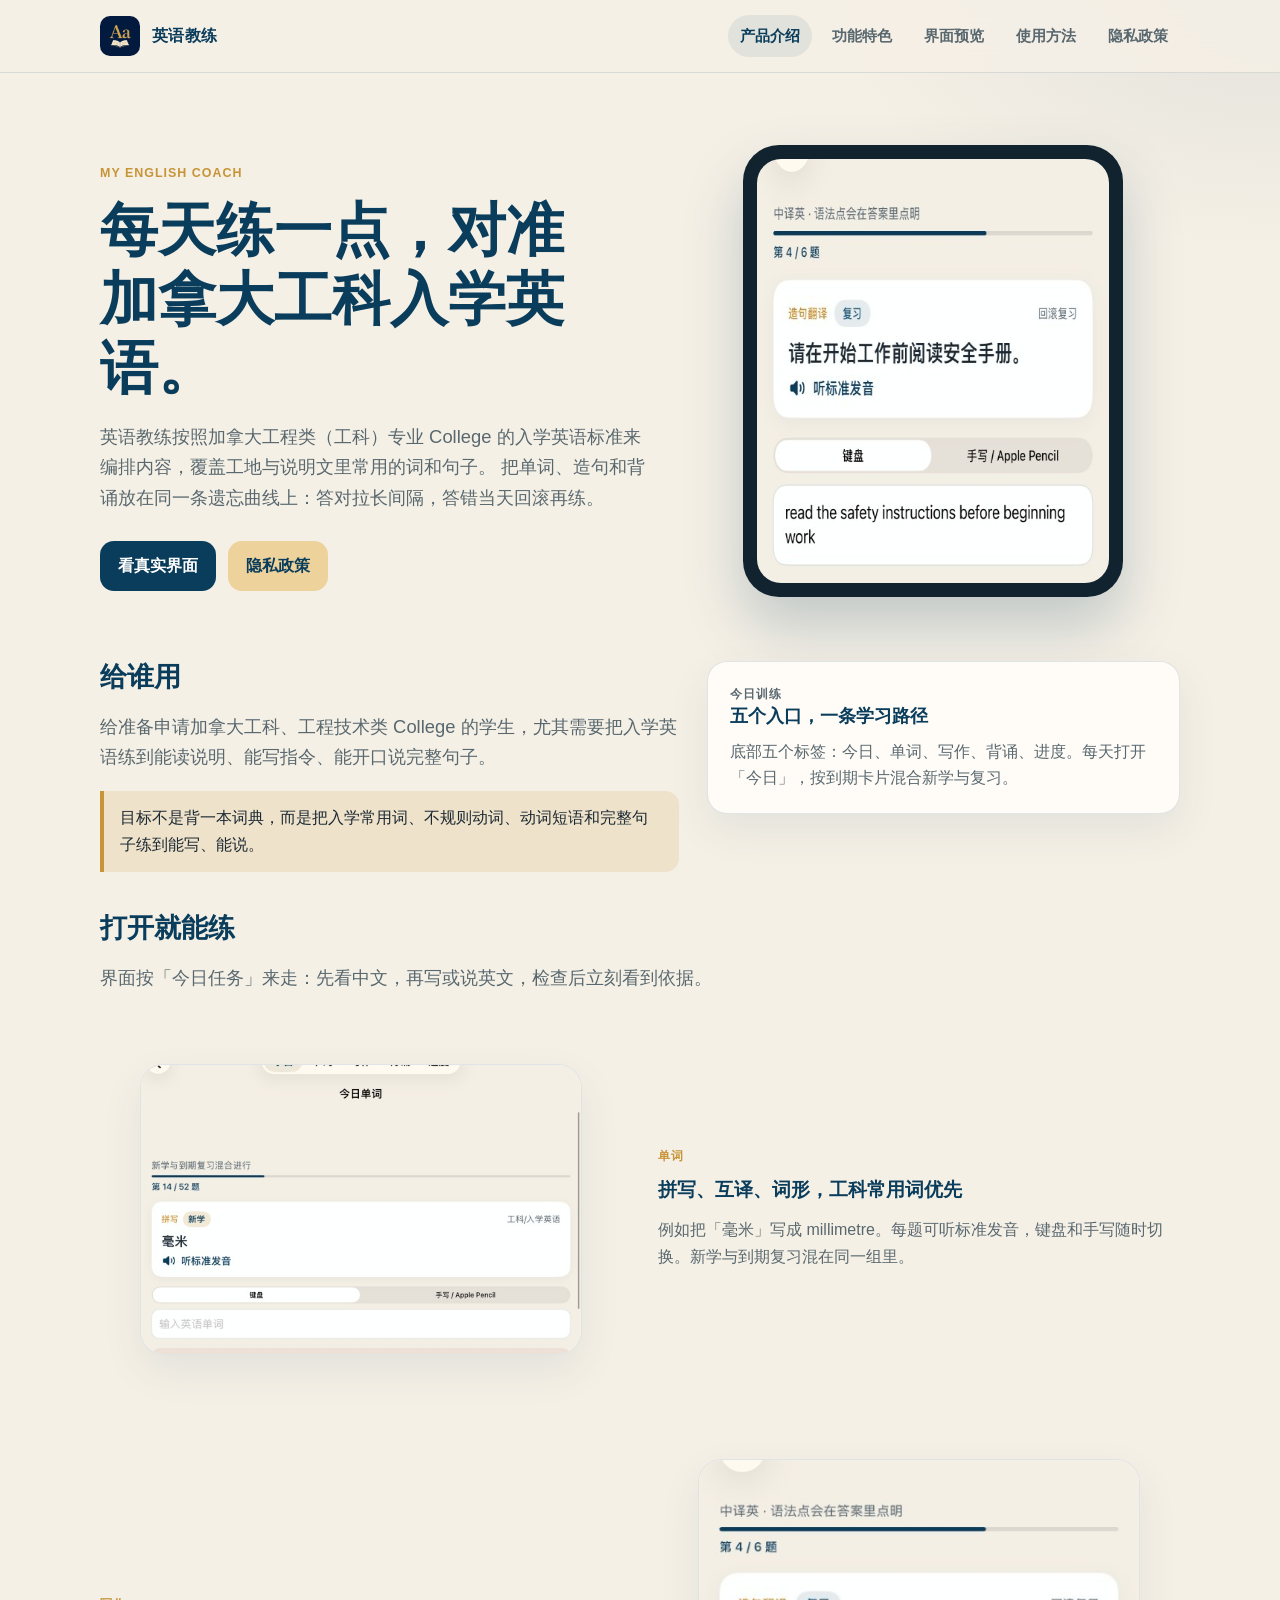
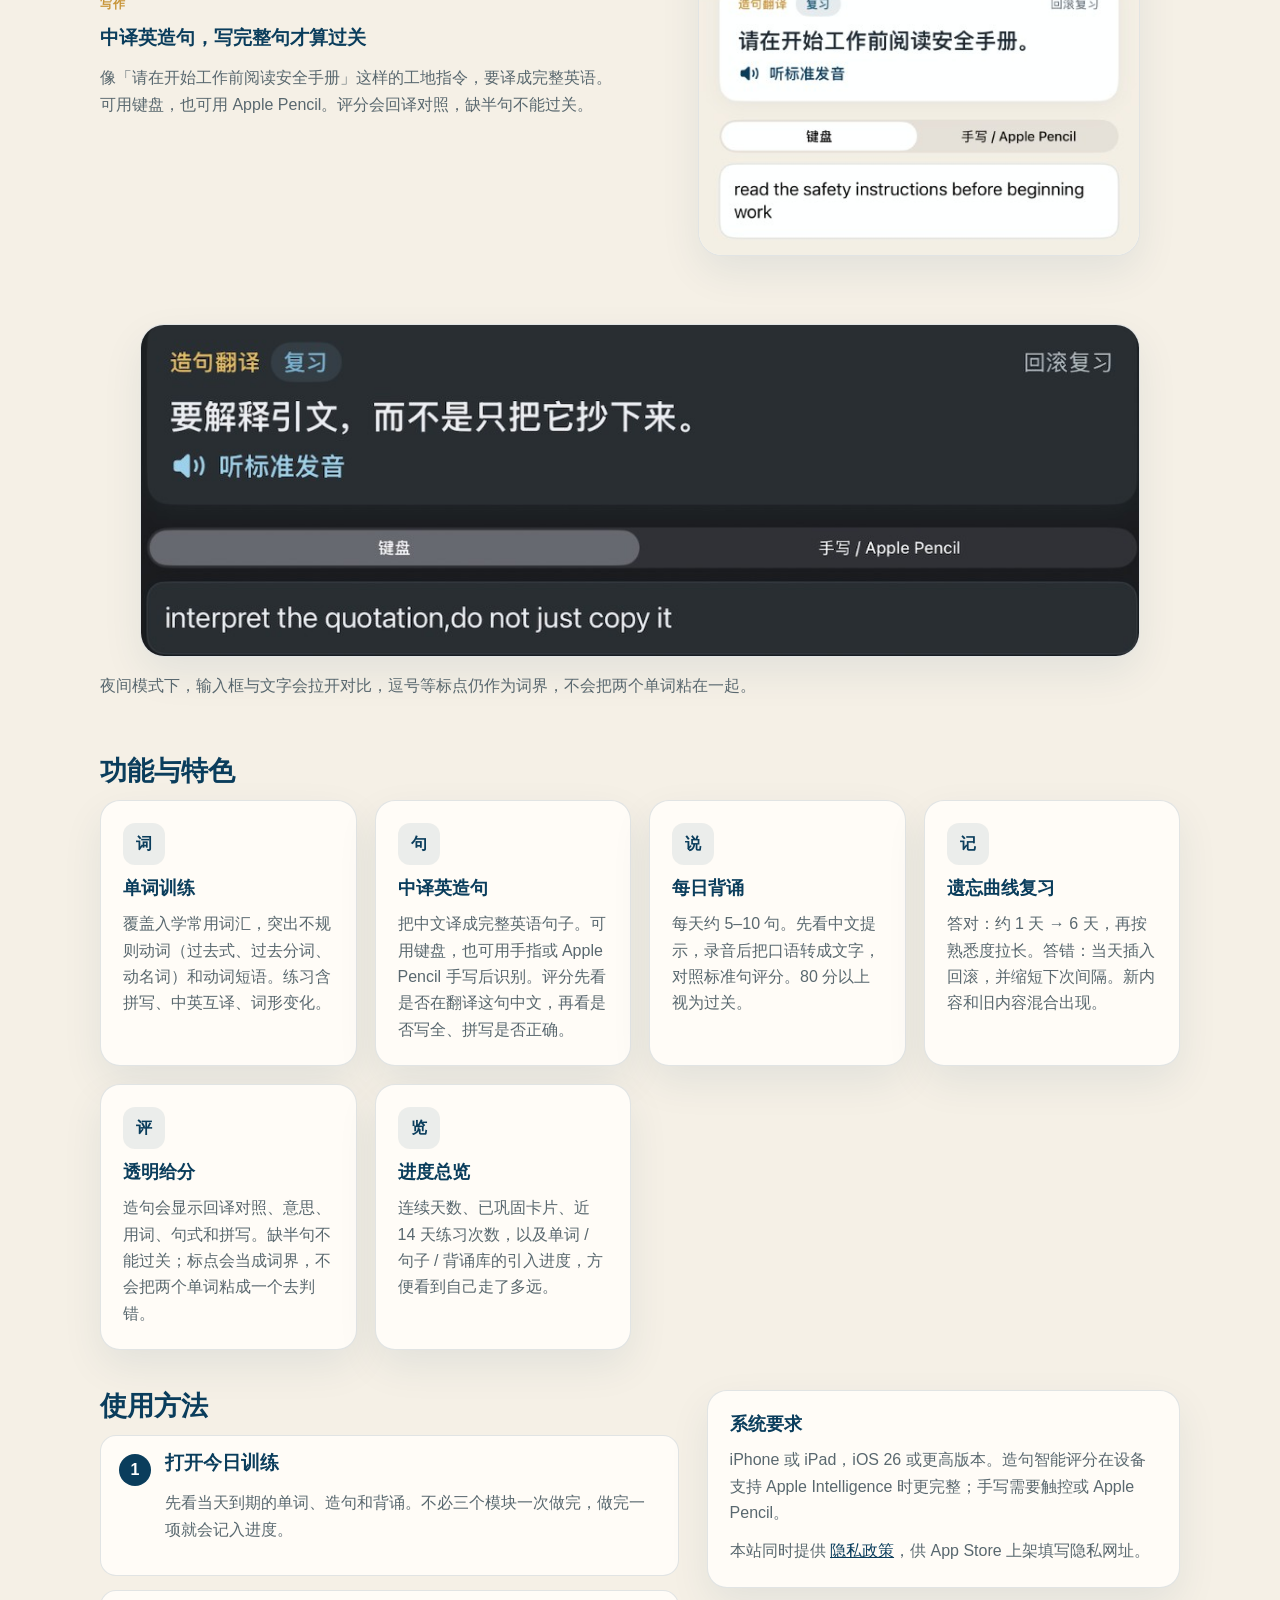
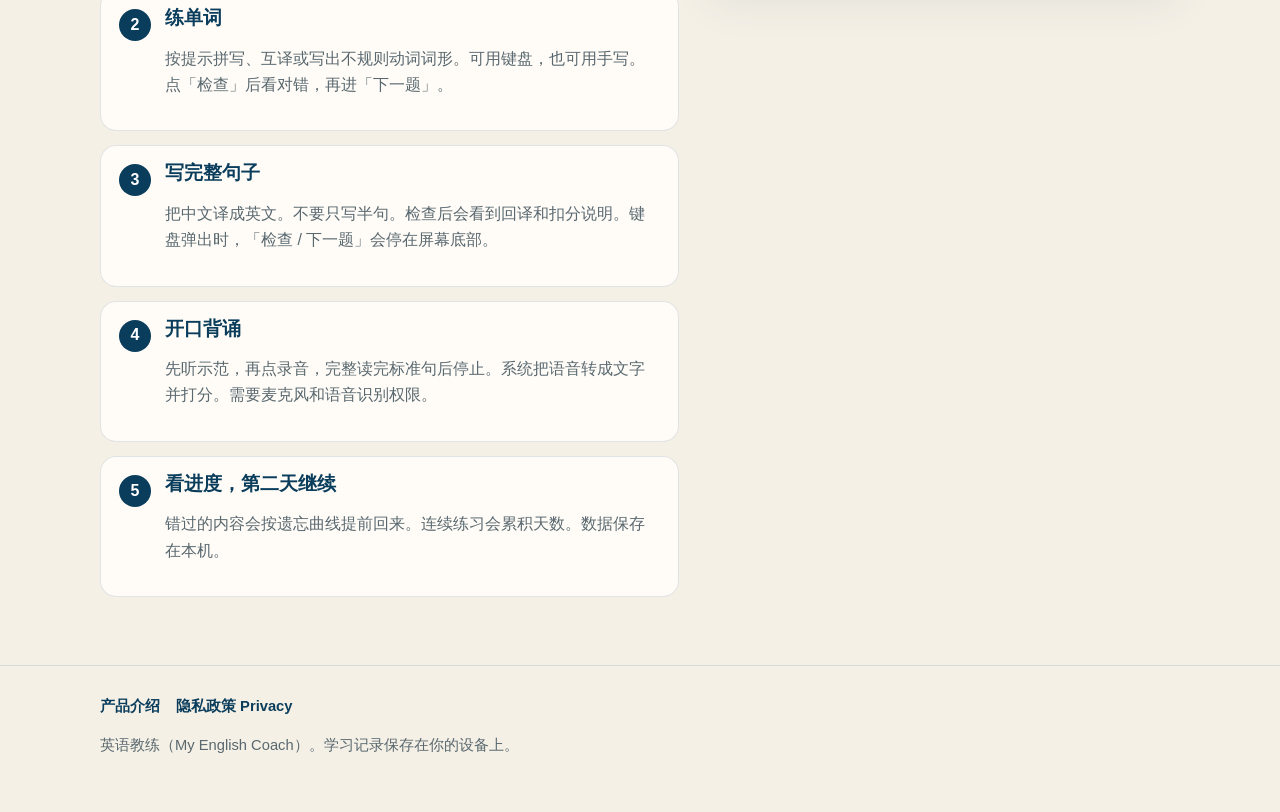
<file: docs/index.html>
<!DOCTYPE html>
<html lang="zh-Hans">
<head>
  <meta charset="utf-8">
  <meta name="viewport" content="width=device-width, initial-scale=1">
  <title>英语教练 · 按加拿大工科 College 入学英语来练</title>
  <meta name="description" content="英语教练（My English Coach）按加拿大工程类 College 入学英语标准设计：单词、中译英造句、口语背诵，并按遗忘曲线回滚复习。">
  <meta name="theme-color" content="#0A3D5C">
  <link rel="icon" href="assets/img/logo.svg" type="image/svg+xml">
  <link rel="stylesheet" href="assets/css/styles.css">
</head>
<body>
  <header class="site-header">
    <div class="wrap nav">
      <a class="brand" href="index.html">
        <img src="assets/img/app-icon.png" alt="">
        英语教练
      </a>
      <nav class="nav-links" aria-label="站点导航">
        <a href="index.html" aria-current="page">产品介绍</a>
        <a href="index.html#features">功能特色</a>
        <a href="index.html#screens">界面预览</a>
        <a href="index.html#howto">使用方法</a>
        <a href="privacy.html">隐私政策</a>
      </nav>
    </div>
  </header>

  <main>
    <section class="hero">
      <div class="wrap hero-grid">
        <div>
          <p class="eyebrow">My English Coach</p>
          <h1>每天练一点，对准加拿大工科入学英语。</h1>
          <p class="lead">
            英语教练按照加拿大工程类（工科）专业 College 的入学英语标准来编排内容，覆盖工地与说明文里常用的词和句子。
            把单词、造句和背诵放在同一条遗忘曲线上：答对拉长间隔，答错当天回滚再练。
          </p>
          <div class="hero-actions">
            <a class="btn btn-primary" href="#screens">看真实界面</a>
            <a class="btn btn-ghost" href="privacy.html">隐私政策</a>
          </div>
        </div>
        <div class="device" aria-hidden="false">
          <img src="assets/img/screen-writing.png" width="473" height="424" alt="造句翻译：请在开始工作前阅读安全手册，可用键盘或 Apple Pencil 作答">
        </div>
      </div>
    </section>

    <section>
      <div class="wrap grid two-col">
        <div>
          <h2>给谁用</h2>
          <p class="lead">给准备申请加拿大工科、工程技术类 College 的学生，尤其需要把入学英语练到能读说明、能写指令、能开口说完整句子。</p>
          <div class="note">
            目标不是背一本词典，而是把入学常用词、不规则动词、动词短语和完整句子练到能写、能说。
          </div>
        </div>
        <article class="card">
          <p class="eyebrow">今日训练</p>
          <h3>五个入口，一条学习路径</h3>
          <p>底部五个标签：今日、单词、写作、背诵、进度。每天打开「今日」，按到期卡片混合新学与复习。</p>
        </article>
      </div>
    </section>

    <section id="screens">
      <div class="wrap">
        <h2>打开就能练</h2>
        <p class="lead">界面按「今日任务」来走：先看中文，再写或说英文，检查后立刻看到依据。</p>
      </div>
      <div class="wrap feature-row">
        <figure class="shot">
          <img src="assets/img/screen-vocab.png" width="711" height="468" alt="今日单词：拼写「毫米」，可选键盘或手写 / Apple Pencil">
        </figure>
        <div>
          <p class="eyebrow">单词</p>
          <h3>拼写、互译、词形，工科常用词优先</h3>
          <p class="muted">例如把「毫米」写成 millimetre。每题可听标准发音，键盘和手写随时切换。新学与到期复习混在同一组里。</p>
        </div>
      </div>
      <div class="wrap feature-row reverse">
        <figure class="shot">
          <img src="assets/img/screen-writing.png" width="473" height="424" alt="造句练习：中文提示安全手册，学生用英文整句作答">
        </figure>
        <div>
          <p class="eyebrow">写作</p>
          <h3>中译英造句，写完整句才算过关</h3>
          <p class="muted">像「请在开始工作前阅读安全手册」这样的工地指令，要译成完整英语。可用键盘，也可用 Apple Pencil。评分会回译对照，缺半句不能过关。</p>
        </div>
      </div>
      <div class="wrap">
        <figure class="shot">
          <img src="assets/img/screen-dark.png" width="1024" height="340" alt="夜间模式造句：要解释引文，而不是只把它抄下来">
        </figure>
        <p class="muted" style="margin-top:12px;">夜间模式下，输入框与文字会拉开对比，逗号等标点仍作为词界，不会把两个单词粘在一起。</p>
      </div>
    </section>

    <section id="features">
      <div class="wrap">
        <h2>功能与特色</h2>
        <div class="grid cards">
          <article class="card">
            <div class="icon-pill">词</div>
            <h3>单词训练</h3>
            <p>覆盖入学常用词汇，突出不规则动词（过去式、过去分词、动名词）和动词短语。练习含拼写、中英互译、词形变化。</p>
          </article>
          <article class="card">
            <div class="icon-pill">句</div>
            <h3>中译英造句</h3>
            <p>把中文译成完整英语句子。可用键盘，也可用手指或 Apple Pencil 手写后识别。评分先看是否在翻译这句中文，再看是否写全、拼写是否正确。</p>
          </article>
          <article class="card">
            <div class="icon-pill">说</div>
            <h3>每日背诵</h3>
            <p>每天约 5–10 句。先看中文提示，录音后把口语转成文字，对照标准句评分。80 分以上视为过关。</p>
          </article>
          <article class="card">
            <div class="icon-pill">记</div>
            <h3>遗忘曲线复习</h3>
            <p>答对：约 1 天 → 6 天，再按熟悉度拉长。答错：当天插入回滚，并缩短下次间隔。新内容和旧内容混合出现。</p>
          </article>
          <article class="card">
            <div class="icon-pill">评</div>
            <h3>透明给分</h3>
            <p>造句会显示回译对照、意思、用词、句式和拼写。缺半句不能过关；标点会当成词界，不会把两个单词粘成一个去判错。</p>
          </article>
          <article class="card">
            <div class="icon-pill">览</div>
            <h3>进度总览</h3>
            <p>连续天数、已巩固卡片、近 14 天练习次数，以及单词 / 句子 / 背诵库的引入进度，方便看到自己走了多远。</p>
          </article>
        </div>
      </div>
    </section>

    <section id="howto">
      <div class="wrap grid two-col">
        <div>
          <h2>使用方法</h2>
          <div class="steps">
            <div class="step">
              <div>
                <h3>打开今日训练</h3>
                <p class="muted">先看当天到期的单词、造句和背诵。不必三个模块一次做完，做完一项就会记入进度。</p>
              </div>
            </div>
            <div class="step">
              <div>
                <h3>练单词</h3>
                <p class="muted">按提示拼写、互译或写出不规则动词词形。可用键盘，也可用手写。点「检查」后看对错，再进「下一题」。</p>
              </div>
            </div>
            <div class="step">
              <div>
                <h3>写完整句子</h3>
                <p class="muted">把中文译成英文。不要只写半句。检查后会看到回译和扣分说明。键盘弹出时，「检查 / 下一题」会停在屏幕底部。</p>
              </div>
            </div>
            <div class="step">
              <div>
                <h3>开口背诵</h3>
                <p class="muted">先听示范，再点录音，完整读完标准句后停止。系统把语音转成文字并打分。需要麦克风和语音识别权限。</p>
              </div>
            </div>
            <div class="step">
              <div>
                <h3>看进度，第二天继续</h3>
                <p class="muted">错过的内容会按遗忘曲线提前回来。连续练习会累积天数。数据保存在本机。</p>
              </div>
            </div>
          </div>
        </div>
        <aside class="card">
          <h3>系统要求</h3>
          <p>iPhone 或 iPad，iOS 26 或更高版本。造句智能评分在设备支持 Apple Intelligence 时更完整；手写需要触控或 Apple Pencil。</p>
          <p class="muted" style="margin-top:12px;">本站同时提供 <a href="privacy.html">隐私政策</a>，供 App Store 上架填写隐私网址。</p>
        </aside>
      </div>
    </section>
  </main>

  <footer class="site-footer">
    <div class="wrap">
      <nav aria-label="页脚">
        <a href="index.html">产品介绍</a>
        <a href="privacy.html">隐私政策 Privacy</a>
      </nav>
      <p>英语教练（My English Coach）。学习记录保存在你的设备上。</p>
    </div>
  </footer>
</body>
</html>
</file>
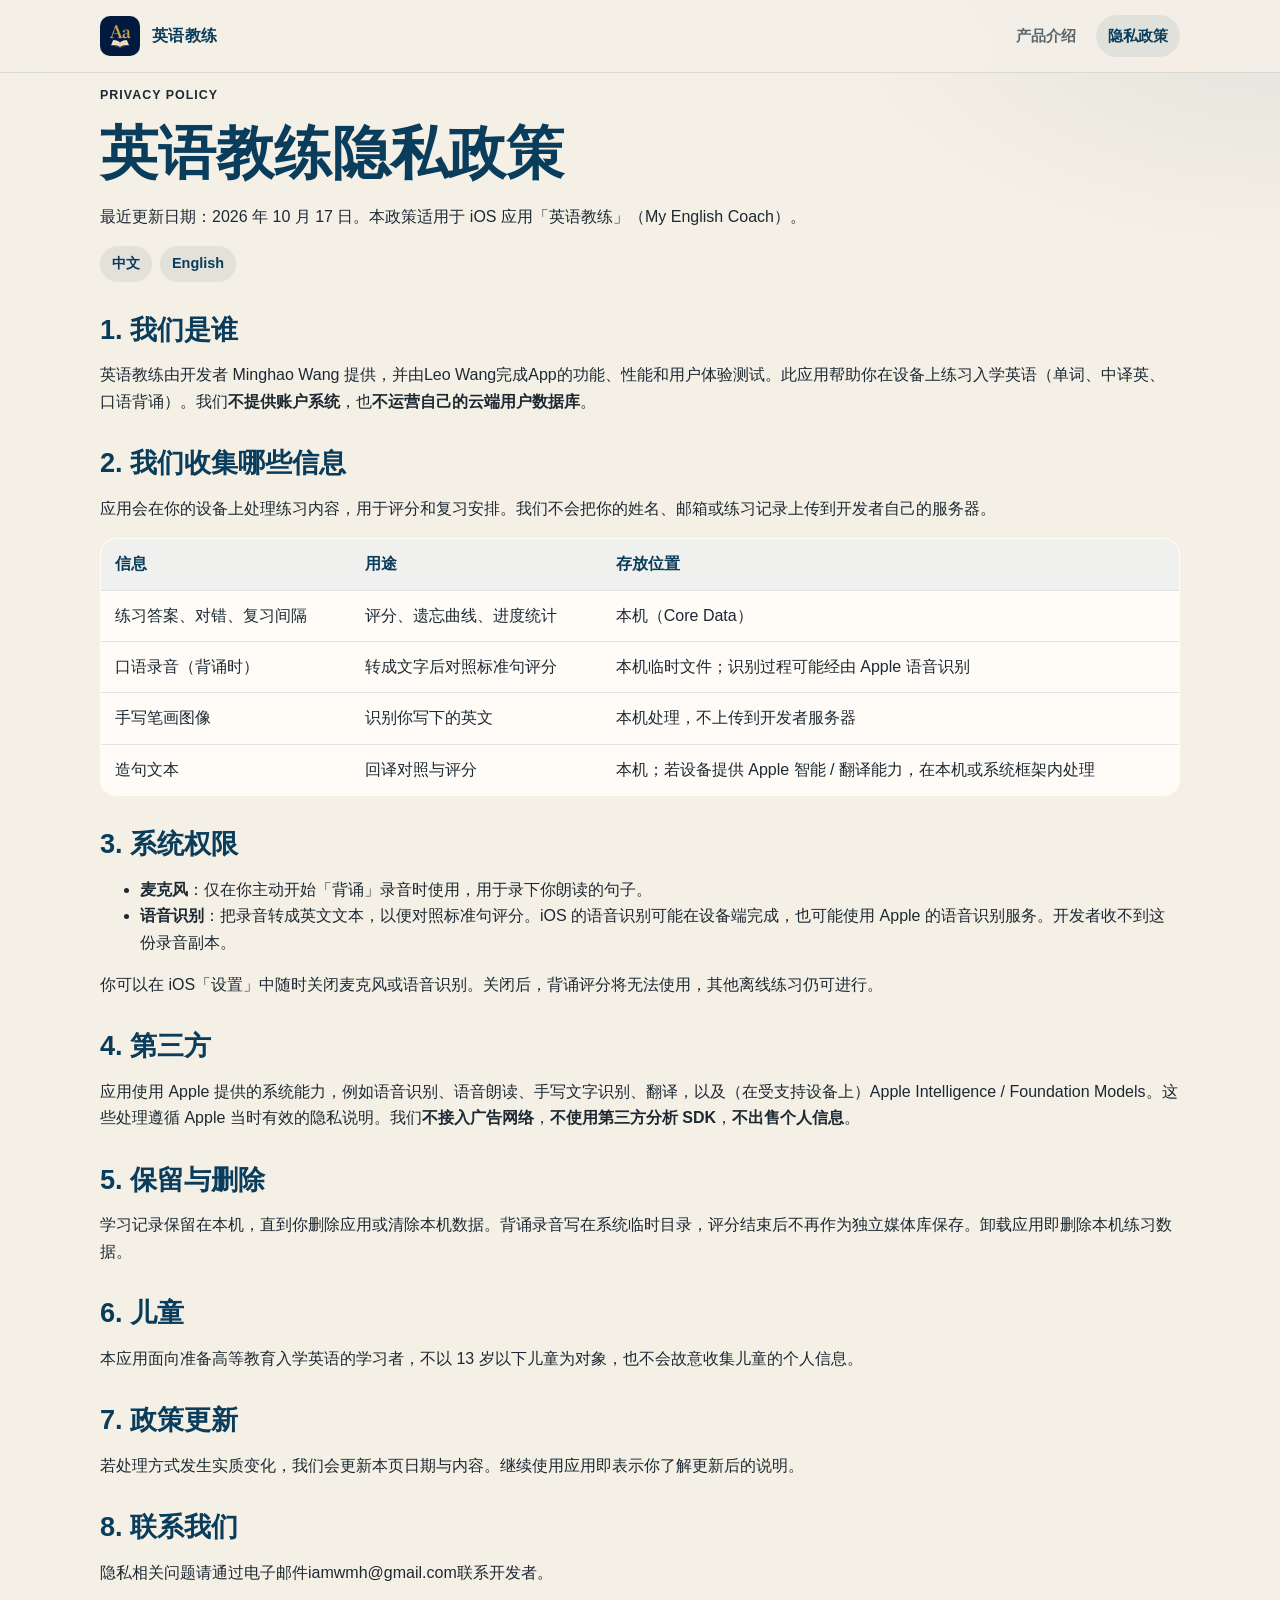
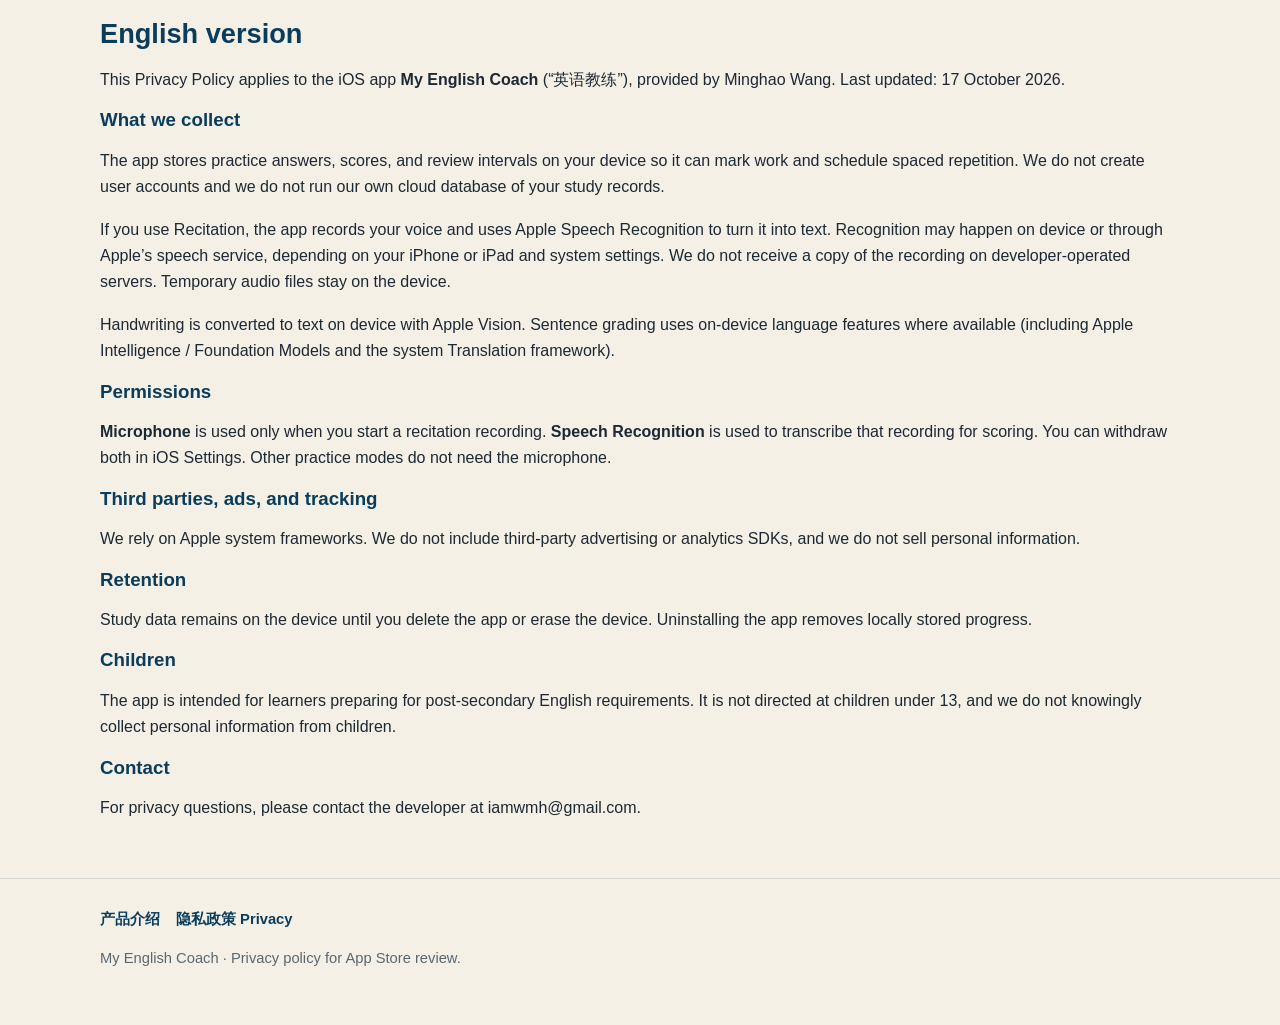
<file: docs/privacy.html>
<!DOCTYPE html>
<html lang="zh-Hans">
<head>
  <meta charset="utf-8">
  <meta name="viewport" content="width=device-width, initial-scale=1">
  <title>隐私政策 · 英语教练 My English Coach</title>
  <meta name="description" content="英语教练（My English Coach）隐私政策：说明麦克风、语音识别、本机存储与数据使用方式，供 App Store 上架使用。">
  <meta name="theme-color" content="#0A3D5C">
  <link rel="icon" href="assets/img/logo.svg" type="image/svg+xml">
  <link rel="stylesheet" href="assets/css/styles.css">
</head>
<body>
  <header class="site-header">
    <div class="wrap nav">
      <a class="brand" href="index.html">
        <img src="assets/img/app-icon.png" alt="">
        英语教练
      </a>
      <nav class="nav-links" aria-label="站点导航">
        <a href="index.html">产品介绍</a>
        <a href="privacy.html" aria-current="page">隐私政策</a>
      </nav>
    </div>
  </header>

  <main class="privacy">
    <div class="wrap">
      <p class="eyebrow">Privacy Policy</p>
      <h1>英语教练隐私政策</h1>
      <p class="muted">最近更新日期：2026 年 10 月 17 日。本政策适用于 iOS 应用「英语教练」（My English Coach）。</p>
      <div class="lang-switch">
        <a href="#zh">中文</a>
        <a href="#en">English</a>
      </div>

      <article id="zh">
        <h2>1. 我们是谁</h2>
        <p>英语教练由开发者 Minghao Wang 提供，并由Leo Wang完成App的功能、性能和用户体验测试。此应用帮助你在设备上练习入学英语（单词、中译英、口语背诵）。我们<strong>不提供账户系统</strong>，也<strong>不运营自己的云端用户数据库</strong>。</p>

        <h2>2. 我们收集哪些信息</h2>
        <p>应用会在你的设备上处理练习内容，用于评分和复习安排。我们不会把你的姓名、邮箱或练习记录上传到开发者自己的服务器。</p>
        <table>
          <thead>
            <tr>
              <th>信息</th>
              <th>用途</th>
              <th>存放位置</th>
            </tr>
          </thead>
          <tbody>
            <tr>
              <td>练习答案、对错、复习间隔</td>
              <td>评分、遗忘曲线、进度统计</td>
              <td>本机（Core Data）</td>
            </tr>
            <tr>
              <td>口语录音（背诵时）</td>
              <td>转成文字后对照标准句评分</td>
              <td>本机临时文件；识别过程可能经由 Apple 语音识别</td>
            </tr>
            <tr>
              <td>手写笔画图像</td>
              <td>识别你写下的英文</td>
              <td>本机处理，不上传到开发者服务器</td>
            </tr>
            <tr>
              <td>造句文本</td>
              <td>回译对照与评分</td>
              <td>本机；若设备提供 Apple 智能 / 翻译能力，在本机或系统框架内处理</td>
            </tr>
          </tbody>
        </table>

        <h2>3. 系统权限</h2>
        <ul>
          <li><strong>麦克风</strong>：仅在你主动开始「背诵」录音时使用，用于录下你朗读的句子。</li>
          <li><strong>语音识别</strong>：把录音转成英文文本，以便对照标准句评分。iOS 的语音识别可能在设备端完成，也可能使用 Apple 的语音识别服务。开发者收不到这份录音副本。</li>
        </ul>
        <p>你可以在 iOS「设置」中随时关闭麦克风或语音识别。关闭后，背诵评分将无法使用，其他离线练习仍可进行。</p>

        <h2>4. 第三方</h2>
        <p>应用使用 Apple 提供的系统能力，例如语音识别、语音朗读、手写文字识别、翻译，以及（在受支持设备上）Apple Intelligence / Foundation Models。这些处理遵循 Apple 当时有效的隐私说明。我们<strong>不接入广告网络</strong>，<strong>不使用第三方分析 SDK</strong>，<strong>不出售个人信息</strong>。</p>

        <h2>5. 保留与删除</h2>
        <p>学习记录保留在本机，直到你删除应用或清除本机数据。背诵录音写在系统临时目录，评分结束后不再作为独立媒体库保存。卸载应用即删除本机练习数据。</p>

        <h2>6. 儿童</h2>
        <p>本应用面向准备高等教育入学英语的学习者，不以 13 岁以下儿童为对象，也不会故意收集儿童的个人信息。</p>

        <h2>7. 政策更新</h2>
        <p>若处理方式发生实质变化，我们会更新本页日期与内容。继续使用应用即表示你了解更新后的说明。</p>

        <h2>8. 联系我们</h2>
        <p>隐私相关问题请通过电子邮件iamwmh@gmail.com联系开发者。</p>
      </article>

      <article id="en">
        <h2>English version</h2>
        <p>This Privacy Policy applies to the iOS app <strong>My English Coach</strong> (“英语教练”), provided by Minghao Wang. Last updated: 17 October 2026.</p>

        <h3>What we collect</h3>
        <p>The app stores practice answers, scores, and review intervals on your device so it can mark work and schedule spaced repetition. We do not create user accounts and we do not run our own cloud database of your study records.</p>
        <p>If you use Recitation, the app records your voice and uses Apple Speech Recognition to turn it into text. Recognition may happen on device or through Apple’s speech service, depending on your iPhone or iPad and system settings. We do not receive a copy of the recording on developer-operated servers. Temporary audio files stay on the device.</p>
        <p>Handwriting is converted to text on device with Apple Vision. Sentence grading uses on-device language features where available (including Apple Intelligence / Foundation Models and the system Translation framework).</p>

        <h3>Permissions</h3>
        <p><strong>Microphone</strong> is used only when you start a recitation recording. <strong>Speech Recognition</strong> is used to transcribe that recording for scoring. You can withdraw both in iOS Settings. Other practice modes do not need the microphone.</p>

        <h3>Third parties, ads, and tracking</h3>
        <p>We rely on Apple system frameworks. We do not include third-party advertising or analytics SDKs, and we do not sell personal information.</p>

        <h3>Retention</h3>
        <p>Study data remains on the device until you delete the app or erase the device. Uninstalling the app removes locally stored progress.</p>

        <h3>Children</h3>
        <p>The app is intended for learners preparing for post-secondary English requirements. It is not directed at children under 13, and we do not knowingly collect personal information from children.</p>

        <h3>Contact</h3>
        <p>For privacy questions, please contact the developer at iamwmh@gmail.com.</p>
      </article>
    </div>
  </main>

  <footer class="site-footer">
    <div class="wrap">
      <nav aria-label="Footer">
        <a href="index.html">产品介绍</a>
        <a href="privacy.html">隐私政策 Privacy</a>
      </nav>
      <p>My English Coach · Privacy policy for App Store review.</p>
    </div>
  </footer>
</body>
</html>
</file>
<file: docs/assets/css/styles.css>
:root {
  --ink: #1c2933;
  --muted: #59686f;
  --paper: #f5f0e6;
  --paper-deep: #ece5d6;
  --card: #fffcf7;
  --navy: #0a3d5c;
  --navy-soft: #1a597a;
  --gold: #c79438;
  --gold-soft: #edd29c;
  --forest: #2e6b4f;
  --line: rgba(10, 61, 92, 0.12);
  --shadow: 0 16px 40px rgba(10, 61, 92, 0.08);
  --radius: 20px;
  --max: 1080px;
}

* { box-sizing: border-box; }
html { scroll-behavior: smooth; }
body {
  margin: 0;
  color: var(--ink);
  background:
    radial-gradient(1200px 420px at 10% -10%, rgba(199, 148, 56, 0.18), transparent 55%),
    radial-gradient(900px 500px at 100% 0%, rgba(10, 61, 92, 0.08), transparent 50%),
    var(--paper);
  font-family: "PingFang SC", "Hiragino Sans GB", "Noto Sans SC", -apple-system, BlinkMacSystemFont, "Segoe UI", sans-serif;
  line-height: 1.65;
}

a { color: var(--navy); }
img { max-width: 100%; display: block; }

.wrap {
  width: min(var(--max), calc(100% - 40px));
  margin: 0 auto;
}

.site-header {
  position: sticky;
  top: 0;
  z-index: 20;
  backdrop-filter: blur(16px);
  background: rgba(245, 240, 230, 0.88);
  border-bottom: 1px solid var(--line);
}

.nav {
  display: flex;
  align-items: center;
  justify-content: space-between;
  gap: 20px;
  min-height: 72px;
}

.brand {
  display: flex;
  align-items: center;
  gap: 12px;
  text-decoration: none;
  color: var(--navy);
  font-weight: 700;
  letter-spacing: 0.02em;
}

.brand img {
  width: 40px;
  height: 40px;
  border-radius: 10px;
}

.hero-grid {
  display: grid;
  grid-template-columns: 1.05fr 0.95fr;
  gap: 40px;
  align-items: center;
}

.device {
  margin: 0 auto;
  max-width: 380px;
  padding: 14px;
  border-radius: 36px;
  background: #122330;
  box-shadow: 0 30px 60px rgba(10, 61, 92, 0.22);
}

.device img {
  width: 100%;
  border-radius: 24px;
  background: var(--paper);
}

.shot {
  overflow: hidden;
  border-radius: 24px;
  border: 1px solid var(--line);
  box-shadow: var(--shadow);
  background: var(--card);
}

.shot img {
  width: 100%;
  height: auto;
  display: block;
}

.feature-row {
  display: grid;
  grid-template-columns: 1fr 1fr;
  gap: 36px;
  align-items: center;
  padding: 36px 0;
}

.feature-row.reverse { direction: rtl; }
.feature-row.reverse > * { direction: ltr; }

.gallery {
  display: grid;
  grid-template-columns: 1.2fr 0.8fr;
  gap: 18px;
}

.gallery-side {
  display: grid;
  gap: 18px;
}

.nav-links {
  display: flex;
  gap: 8px;
  flex-wrap: wrap;
}

.nav-links a {
  text-decoration: none;
  color: var(--muted);
  font-weight: 600;
  font-size: 0.95rem;
  padding: 8px 12px;
  border-radius: 999px;
}

.nav-links a:hover,
.nav-links a[aria-current="page"] {
  color: var(--navy);
  background: rgba(10, 61, 92, 0.08);
}

.hero {
  padding: 72px 0 36px;
}

.eyebrow {
  color: var(--gold);
  font-weight: 700;
  letter-spacing: 0.08em;
  text-transform: uppercase;
  font-size: 0.78rem;
}

h1, h2, h3 {
  line-height: 1.2;
  color: var(--navy);
  margin: 0 0 12px;
}

h1 { font-size: clamp(2.2rem, 5vw, 3.6rem); max-width: 16ch; }
h2 { font-size: 1.7rem; }
.lead {
  font-size: 1.15rem;
  color: var(--muted);
  max-width: 46rem;
}

.hero-actions {
  display: flex;
  gap: 12px;
  flex-wrap: wrap;
  margin-top: 28px;
}

.btn {
  display: inline-flex;
  align-items: center;
  justify-content: center;
  text-decoration: none;
  border-radius: 14px;
  padding: 12px 18px;
  font-weight: 700;
  border: 0;
}

.btn-primary {
  background: var(--navy);
  color: #fff;
}

.btn-ghost {
  background: var(--gold-soft);
  color: var(--navy);
}

.grid {
  display: grid;
  gap: 18px;
}

.cards { grid-template-columns: repeat(auto-fit, minmax(230px, 1fr)); }
.two-col { grid-template-columns: 1.1fr 0.9fr; gap: 28px; align-items: start; }

.card {
  background: var(--card);
  border: 1px solid var(--line);
  border-radius: var(--radius);
  padding: 22px;
  box-shadow: var(--shadow);
}

.icon-pill {
  width: 42px;
  height: 42px;
  border-radius: 12px;
  display: grid;
  place-items: center;
  background: rgba(10, 61, 92, 0.08);
  color: var(--navy);
  font-weight: 800;
  margin-bottom: 12px;
}

.card h3 { font-size: 1.15rem; }
.card p { margin: 0; color: var(--muted); }

section { padding: 28px 0 12px; }

.steps {
  counter-reset: step;
  display: grid;
  gap: 14px;
}

.step {
  display: grid;
  grid-template-columns: auto 1fr;
  gap: 14px;
  align-items: start;
  background: var(--card);
  border-radius: 16px;
  padding: 16px 18px;
  border: 1px solid var(--line);
}

.step::before {
  counter-increment: step;
  content: counter(step);
  width: 32px;
  height: 32px;
  border-radius: 50%;
  background: var(--navy);
  color: #fff;
  display: grid;
  place-items: center;
  font-weight: 700;
  margin-top: 2px;
}

.note {
  background: rgba(199, 148, 56, 0.16);
  border-left: 4px solid var(--gold);
  padding: 14px 16px;
  border-radius: 0 14px 14px 0;
}

table {
  width: 100%;
  border-collapse: collapse;
  background: var(--card);
  border-radius: 16px;
  overflow: hidden;
  border: 1px solid var(--line);
}

th, td {
  text-align: left;
  padding: 12px 14px;
  border-bottom: 1px solid var(--line);
  vertical-align: top;
}

th { background: rgba(10, 61, 92, 0.06); color: var(--navy); }
tr:last-child td { border-bottom: 0; }

.lang-switch {
  display: flex;
  gap: 8px;
  margin: 16px 0 24px;
}

.lang-switch a {
  text-decoration: none;
  padding: 6px 12px;
  border-radius: 999px;
  background: rgba(10, 61, 92, 0.08);
  font-weight: 700;
  font-size: 0.9rem;
}

.privacy h2 { margin-top: 32px; }
.privacy p, .privacy li { color: var(--ink); }
.muted { color: var(--muted); }

.site-footer {
  margin-top: 56px;
  padding: 28px 0 40px;
  border-top: 1px solid var(--line);
  color: var(--muted);
  font-size: 0.92rem;
}

.site-footer nav {
  display: flex;
  gap: 16px;
  flex-wrap: wrap;
  margin-bottom: 10px;
}

.site-footer a { text-decoration: none; font-weight: 650; }

@media (max-width: 800px) {
  .two-col,
  .hero-grid,
  .feature-row,
  .feature-row.reverse,
  .gallery { grid-template-columns: 1fr; }
  .feature-row.reverse { direction: ltr; }
  .hero { padding-top: 40px; }
  .wrap { width: min(var(--max), calc(100% - 28px)); }
  .device { max-width: 300px; }
}
</file>
